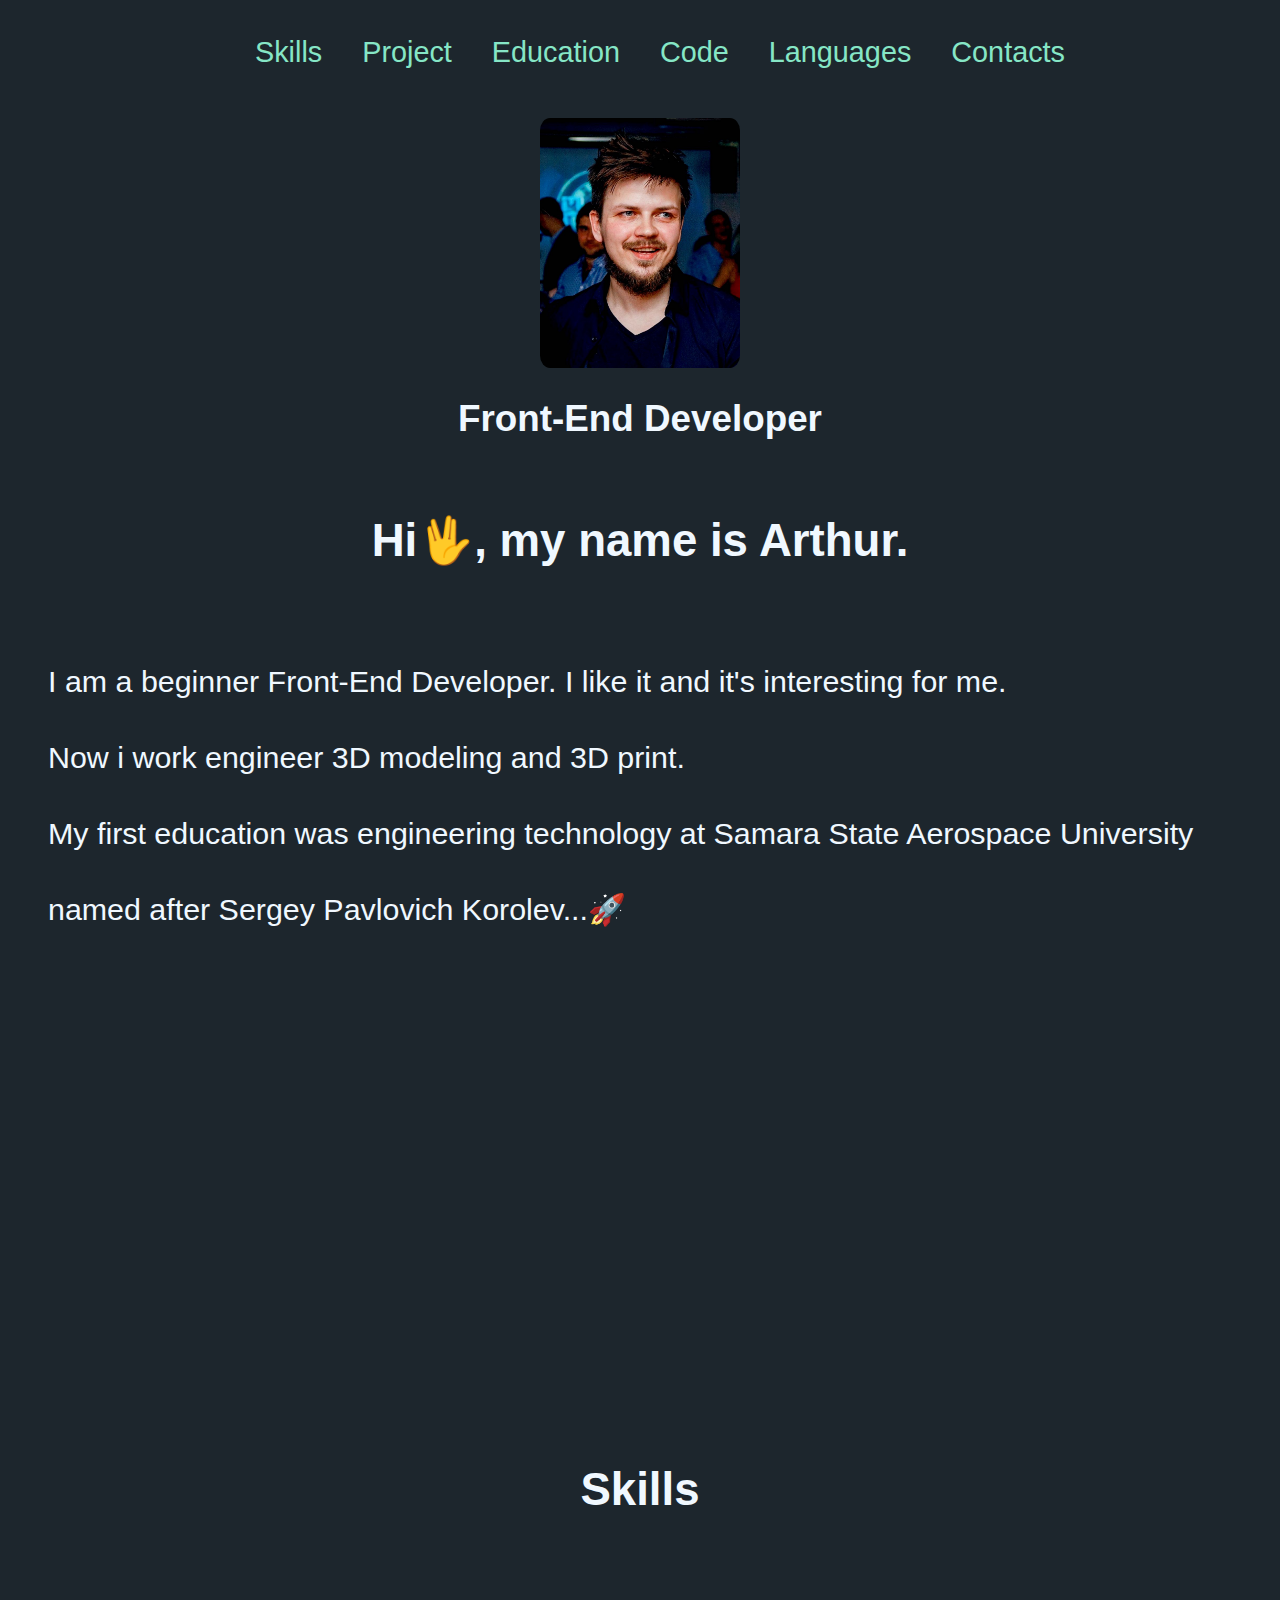
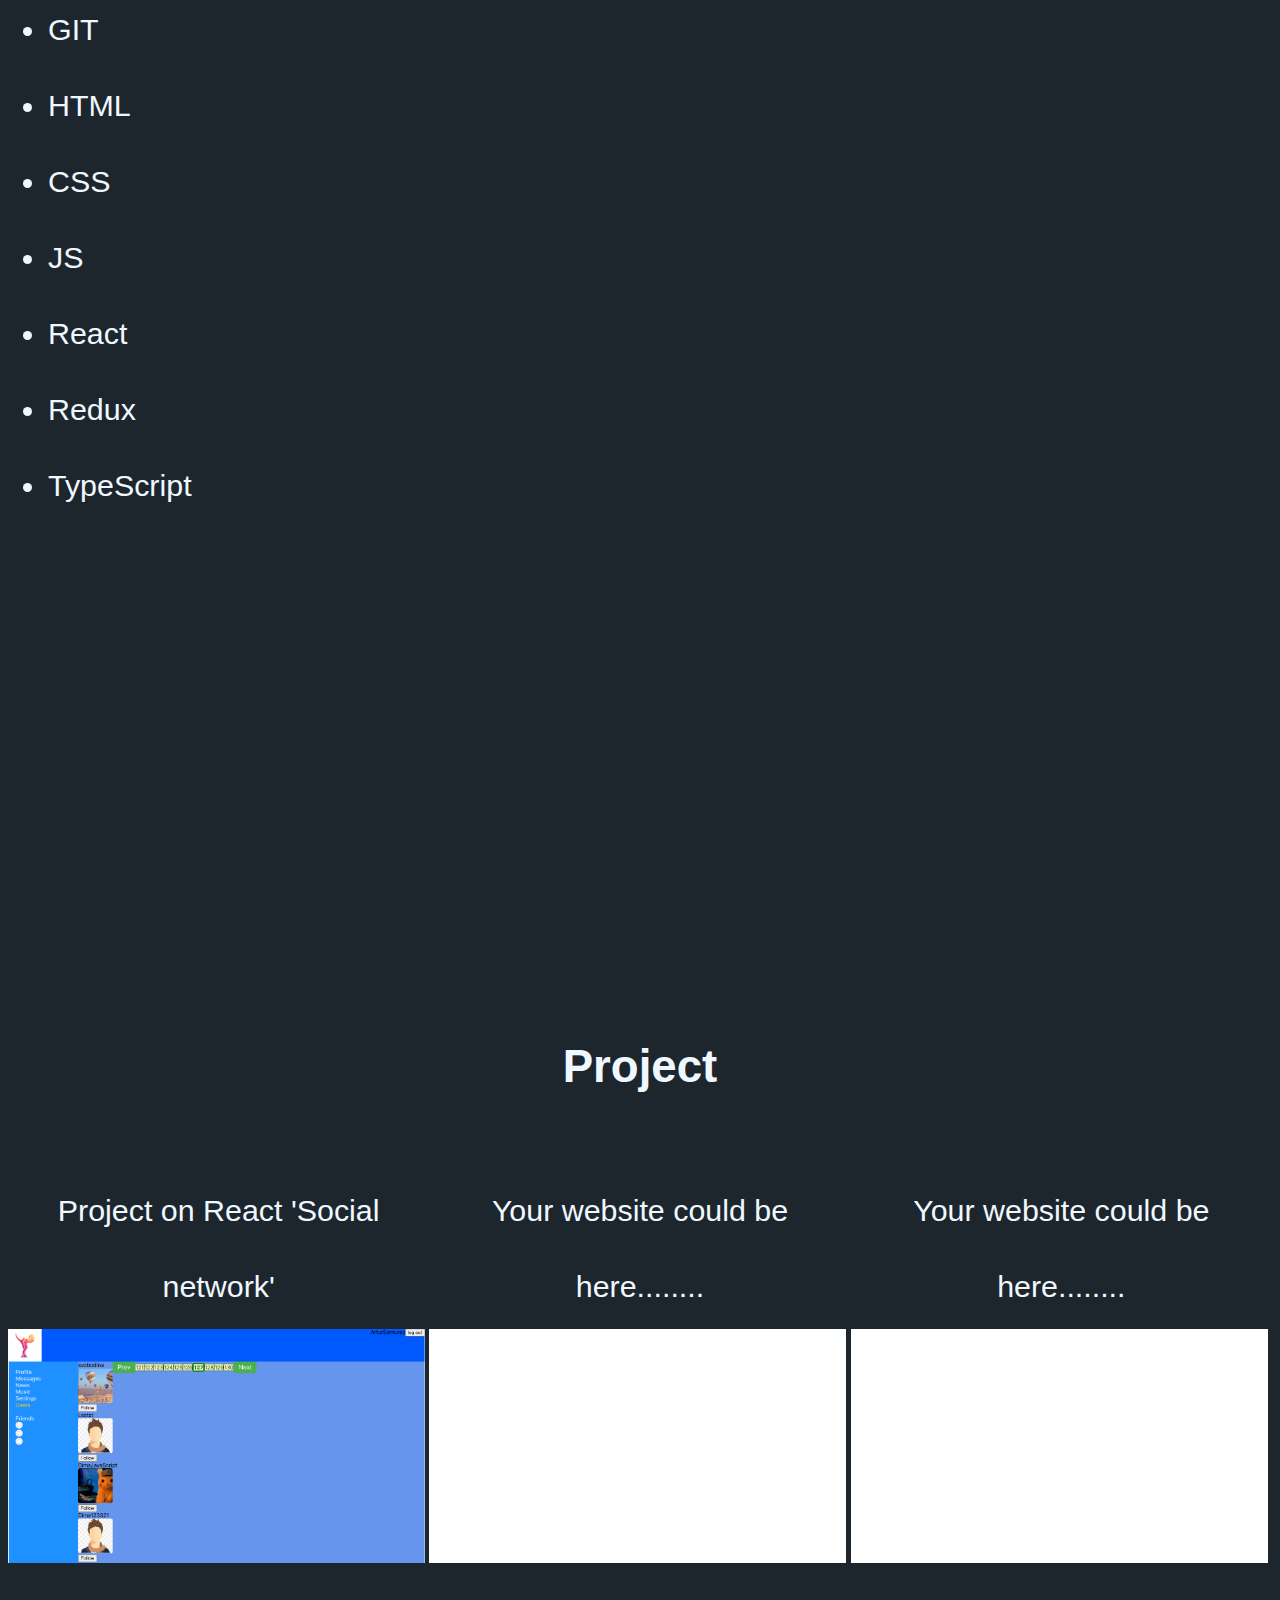
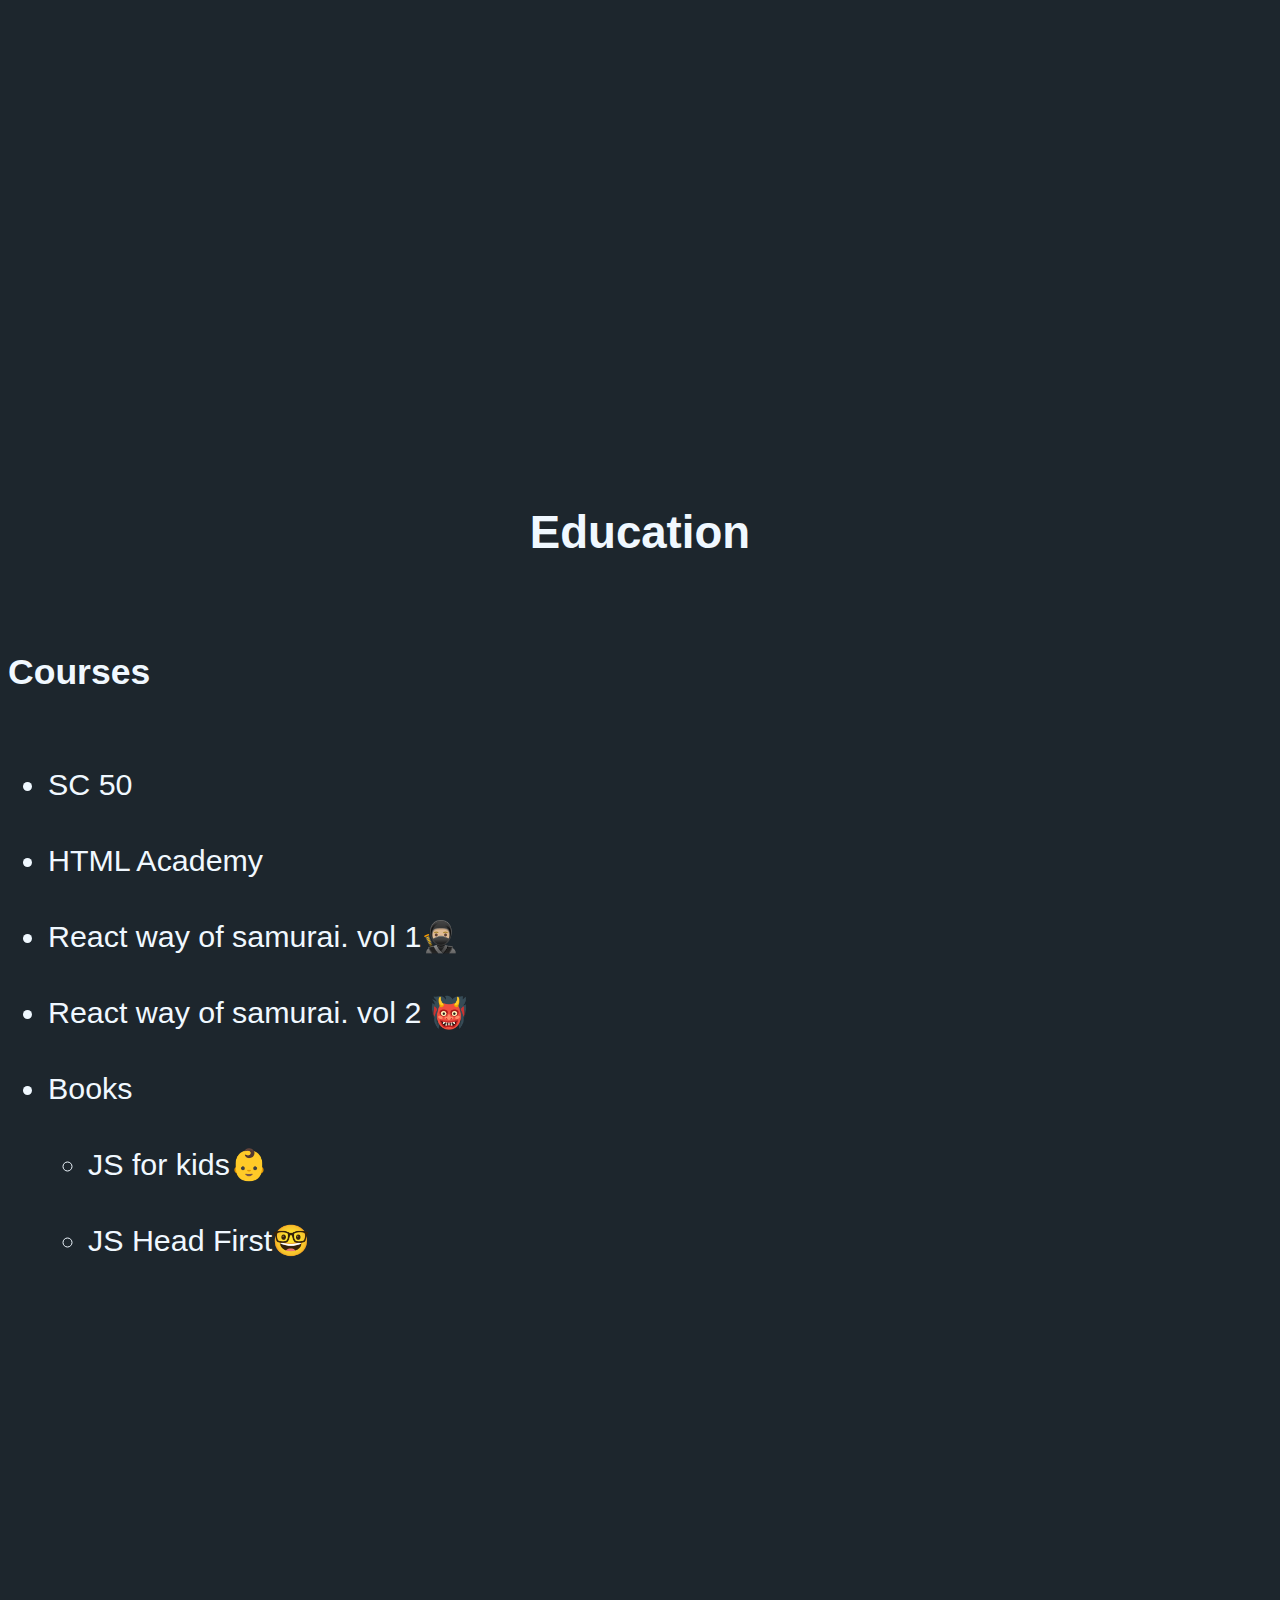
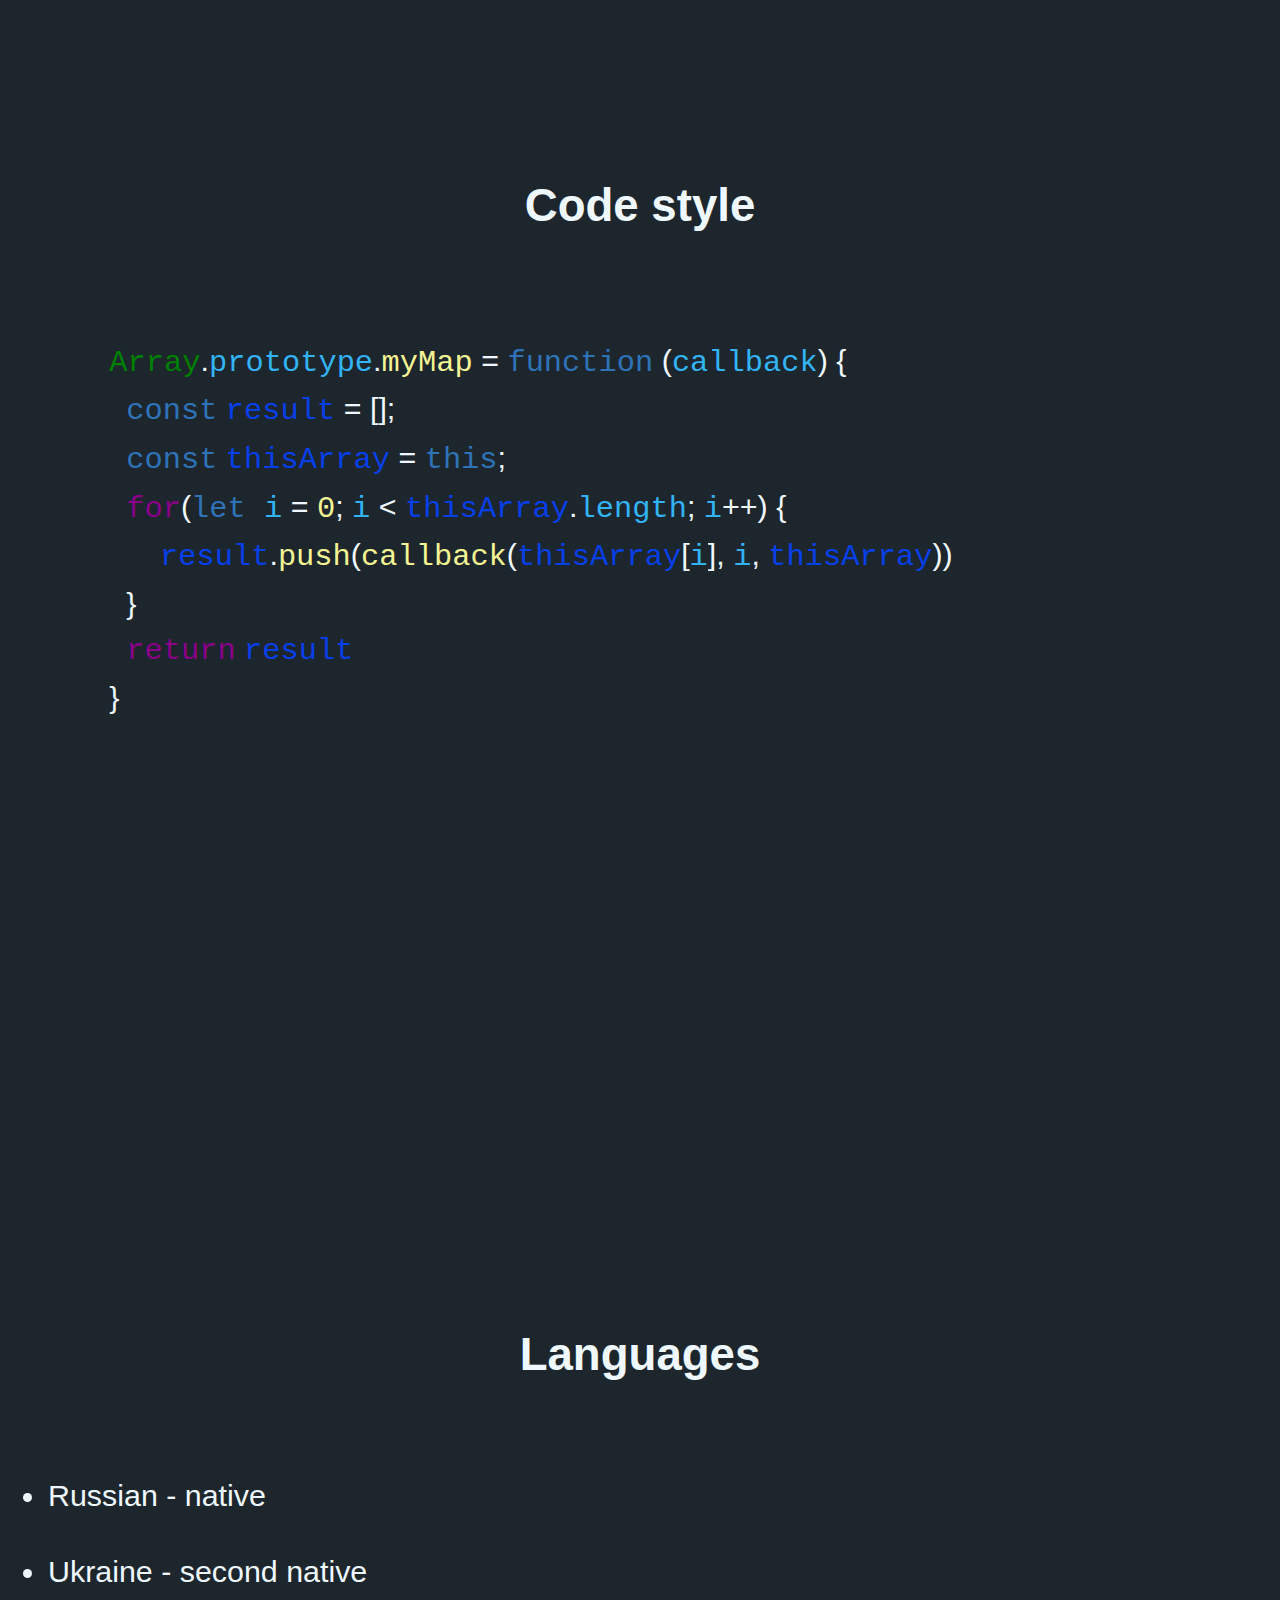
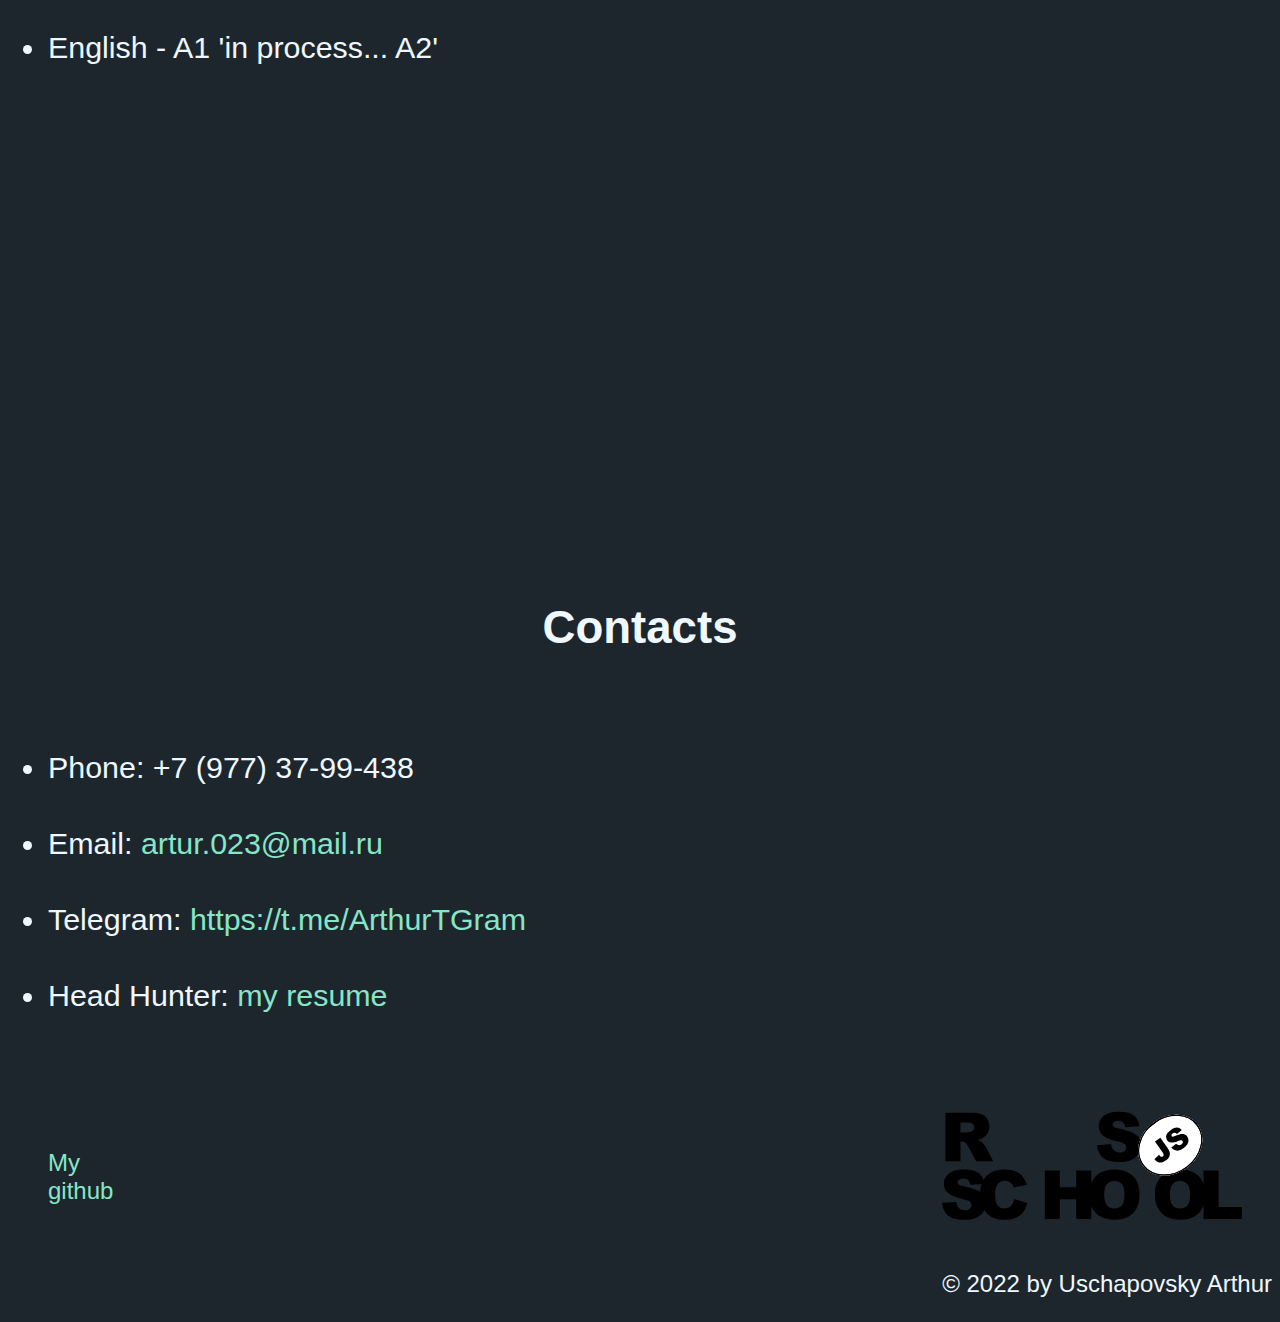
<file: index.html>
<!DOCTYPE html>
<html lang="en">

<head>
  <meta charset="UTF-8">
  <meta http-equiv="X-UA-Compatible" content="IE=edge">
  <meta name="viewport" content="width=device-width, initial-scale=1.0">
  <link rel="stylesheet" href="style.css">
  <link href="https://fonts.googleapis.com/css2?family=Red+Hat+Display:wght@400;900&amp;display=swap" rel="stylesheet">
  <title>Uschapovsky Arthur</title>
</head>

<body>
  <header>
    <nav class="site-navigation">
      <ul>
        <li class="site-navigation_item"><a href="#skills">Skills</a></li>
        <li class="site-navigation_item"><a href="#project">Project</a></li>
        <li class="site-navigation_item"><a href="#education">Education</a></li>
        <li class="site-navigation_item"><a href="#code">Code</a></li>
        <li class="site-navigation_item"><a href="#languages">Languages</a></li>
        <li class="site-navigation_item"><a href="#contacts">Contacts</a></li>
      </ul>
    </nav>
  </header>

  <main class="site-main">

    <div class="div-img-my-photo">
      <img class="my-photo" src="/Project/images/myPhoto.jpg" alt="my photo" width="250" height="300">
    </div>

    <h1 class="hidden">Uschapovsky Arthur - Front-End Developer resume</h1>
    <h2 class="text-front">Front-End Developer</h2>
    <section class="first-section">
      <h2>Hi🖖, my name is Arthur.</h2>
      <ul>
        <li>I am a beginner Front-End Developer.
          I like it and it's interesting for me.</li>
        <li>Now i work engineer 3D modeling
          and 3D print.</li>
        <li>My first education was engineering technology at
          Samara State Aerospace University
          named after Sergey Pavlovich Korolev...🚀</li>
      </ul>
    </section>

    <section id="skills" class="site-main-section_item">
      <h2>Skills</h2>
      <ul>
        <li>GIT</li>
        <li>HTML</li>
        <li>CSS</li>
        <li>JS</li>
        <li>React</li>
        <li>Redux</li>
        <li>TypeScript</li>
      </ul>
    </section>

    <section id="project" class="site-main-section_item">
      <h2>Project</h2>
      <div>
        <ul class="project-list">
          <li class="project-list_item">
            <div class="project-description">Project on React 'Social network'</div>
            <a href="https://artur023.github.io/ReactJS/">
              <img src="./images/project_1.png" alt="My project-1 social network">
            </a>
          </li>
          <li class="project-list_item">
            <div class="project-description">Your website could be here........</div>
            <a href="https://t.me/ArthurTGram">
              <img src="./images/project_X.png" alt="Your website could be here">
            </a>
          </li>
          <li class="project-list_item">
            <div class="project-description">Your website could be here........</div>
            <a href="https://t.me/ArthurTGram">
              <img src="./images/project_X.png" alt="Your website could be here">
            </a>
          </li>
        </ul>
      </div>
    </section>

    <section id="education" class="site-main-section_item">
      <h2>Education</h2>
      <h3>Courses</h3>
      <ul>
        <li>SC 50</li>
        <li>HTML Academy</li>
        <li>React way of samurai. vol 1🥷🏼</li>
        <li>React way of samurai. vol 2 👹</li>
        <li>Books
          <ul>
            <li>JS for kids👶</li>
            <li>JS Head First🤓</li>
          </ul>
        </li>
      </ul>
    </section>

    <section id="code" class="site-main-section_item">
      <h2>Code style</h2>
      <pre>
        <code class="my-code">
            <span class="green">Array</span>.<span class="turquoise">prototype</span>.<span class="yellow">myMap</span> = <span class="blue">function</span> (<span class="turquoise">callback</span>) {
              <span class="blue">const</span> <span class="blue2">result</span> = [];
              <span class="blue">const</span> <span class="blue2">thisArray</span> = <span class="blue">this</span>;
              <span class="violet">for</span>(<span class="blue">let </span><span class="turquoise">i</span> = <span class="yellow">0</span>; <span class="turquoise">i</span> &lt; <span class="blue2">thisArray</span>.<span class="turquoise">length</span>; <span class="turquoise">i</span>++) {
                  <span class="blue2">result</span>.<span class="yellow">push</span>(<span class="yellow">callback</span>(<span class="blue2">thisArray</span>[<span class="turquoise">i</span>], <span class="turquoise">i</span>, <span class="blue2">thisArray</span>))
              }
              <span class="violet">return</span> <span class="blue2">result</span>
            }
        </code >
      </pre>

    </section>

    <section id="languages" class="site-main-section_item">
      <h2>Languages</h2>
      <ul>
        <li>Russian - native</li>
        <li>Ukraine - second native</li>
        <li>English - A1 'in process... A2'</li>
      </ul>
    </section>

    <section id="contacts" class="site-main-section_item">
      <h2>Contacts</h2>
      <ul>
        <li>Phone: +7 (977) 37-99-438</li>
        <li>Email:<a href="artur.023@mail.ru" class="site-main-section_link"> artur.023@mail.ru</a></li>
        <li>Telegram:<a href="https://t.me/ArthurTGram" class="site-main-section_link"> https://t.me/ArthurTGram</a>
        </li>
        <li>Head Hunter:<a href="https://hh.ru/resume/65a5c67fff075723f70039ed1f614864736451"
            class="site-main-section_link"> my resume</a></li>
      </ul>
    </section>

  </main>

  <footer>
    <ul>
      <li class="my-github"><a href="https://github.com/Artur023">My github</a></li>
      <li>
        <a href="https://rs.school/js/">
          <img height="200" width="300" src="./images/logo_rs_school_js.svg" alt="logo rs_school">
        </a>
        <div>© 2022 by Uschapovsky Arthur</div>
      </li>
    </ul>
  </footer>


</body>

</html>
</file>
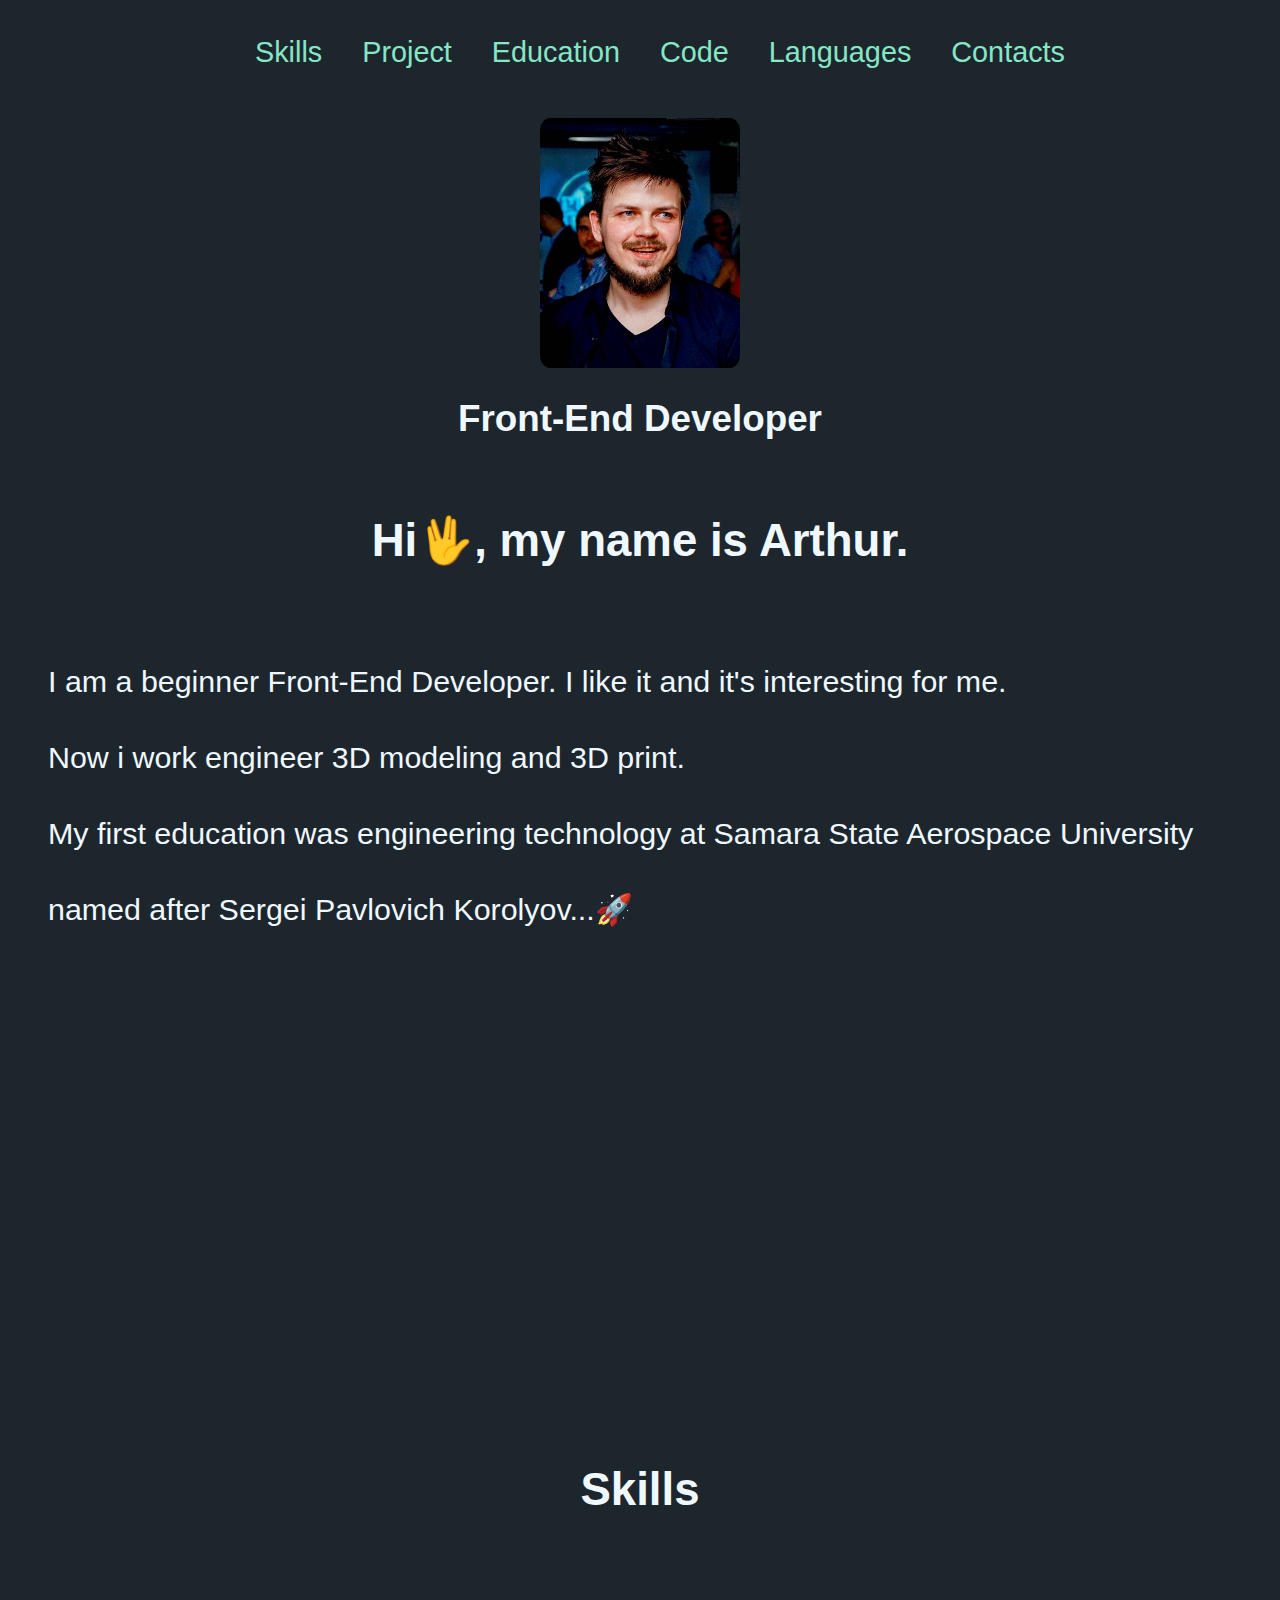
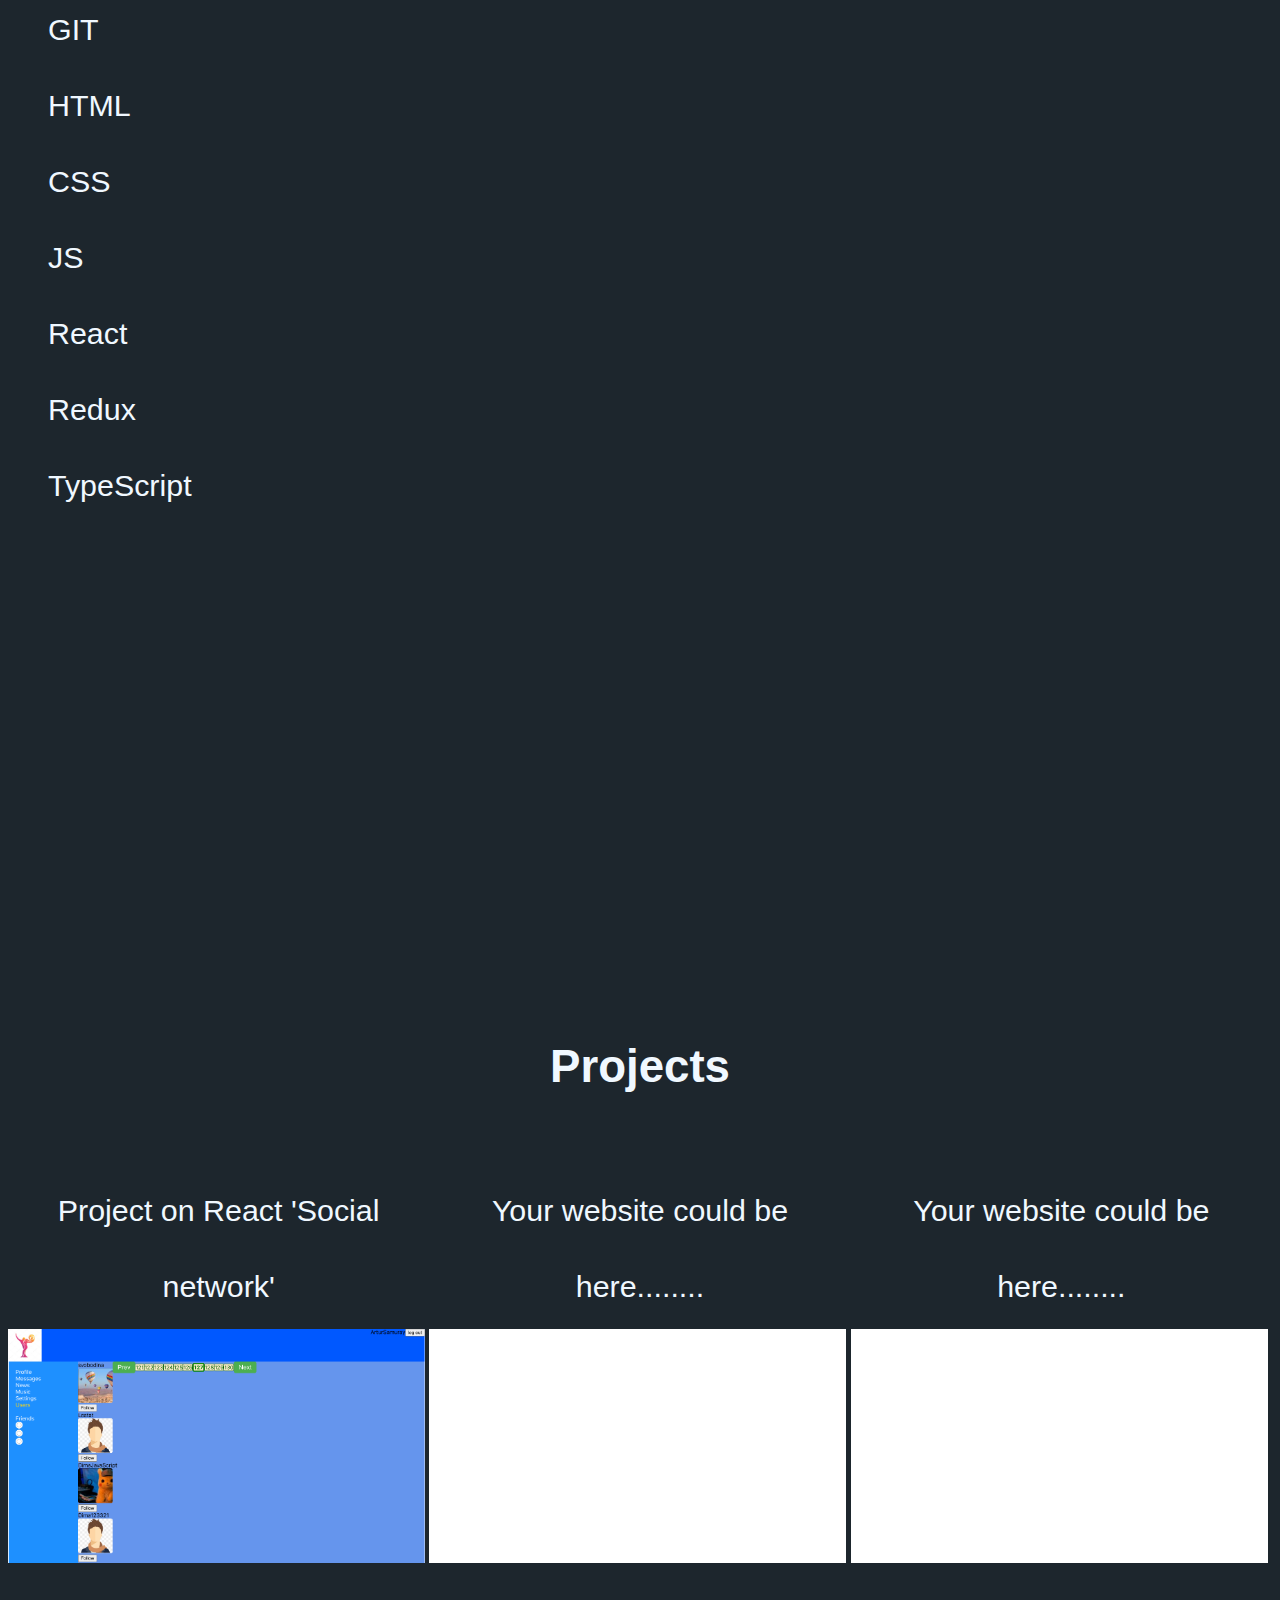
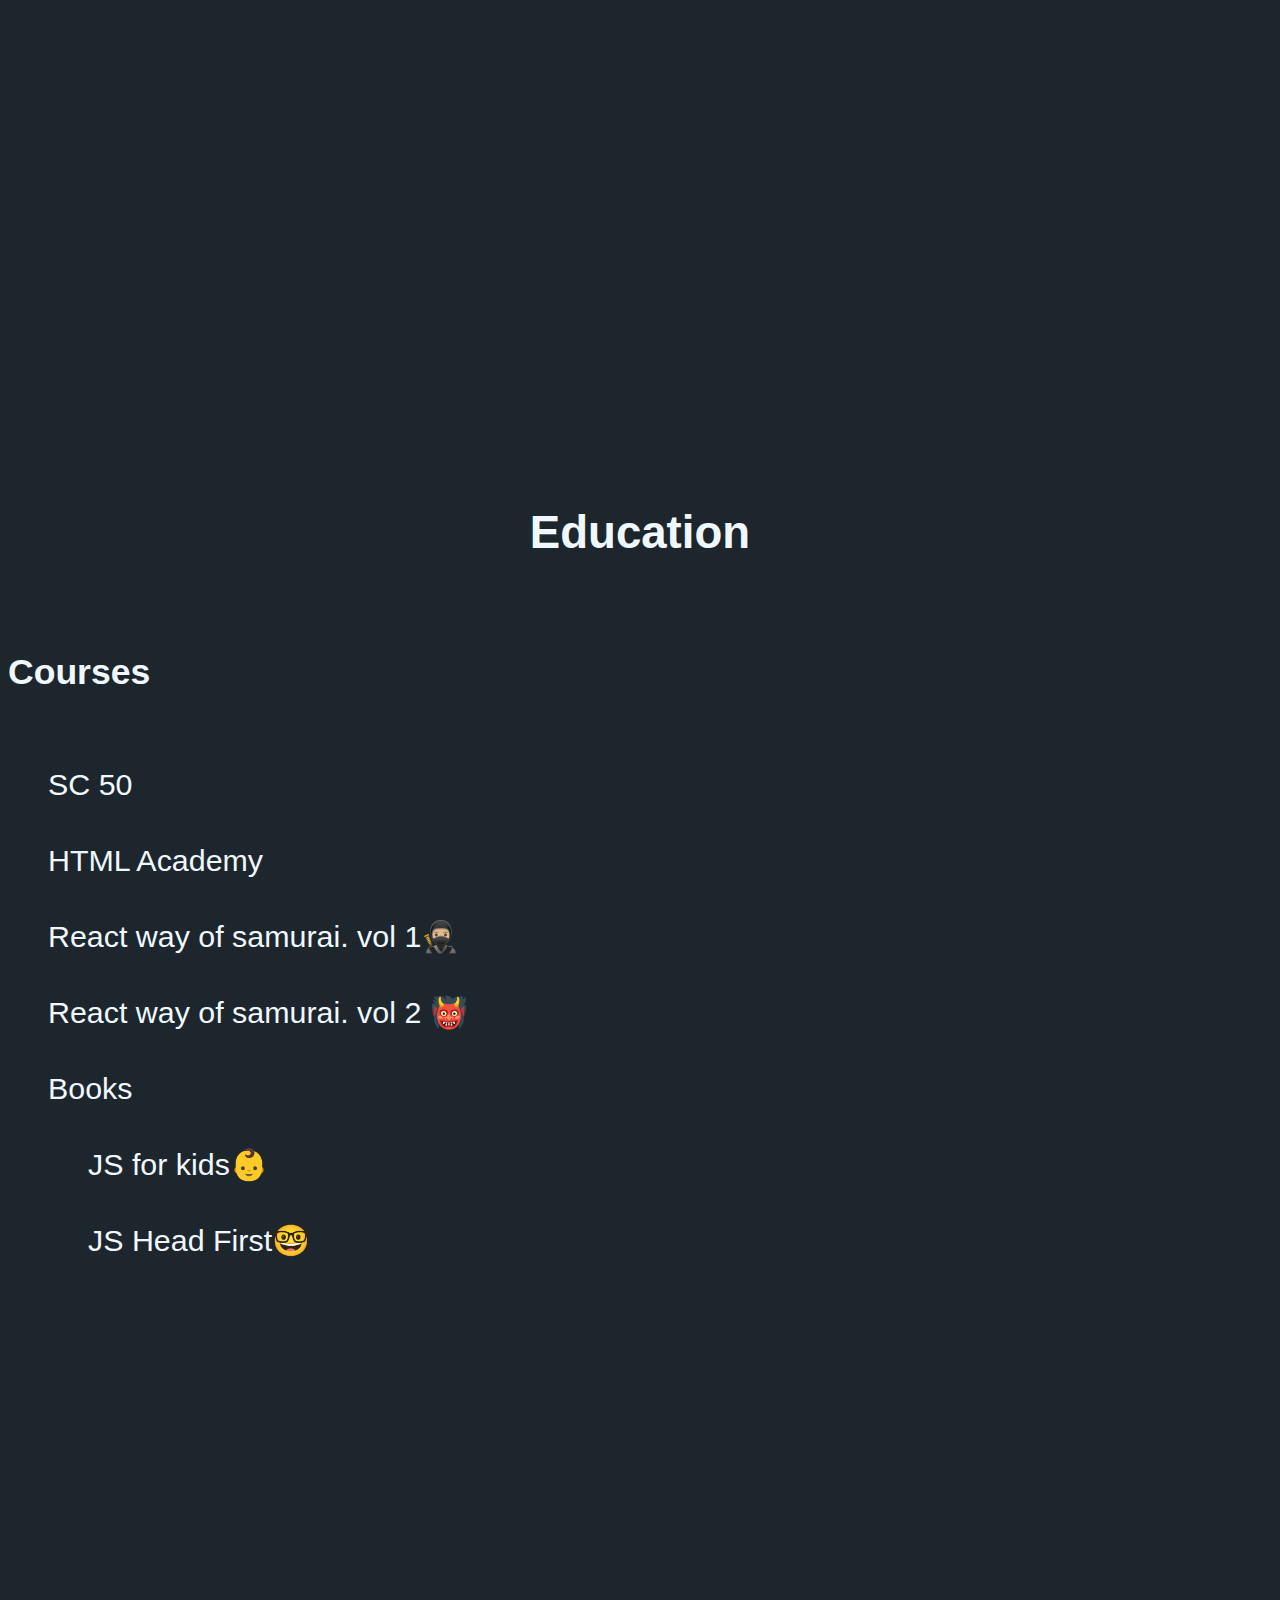
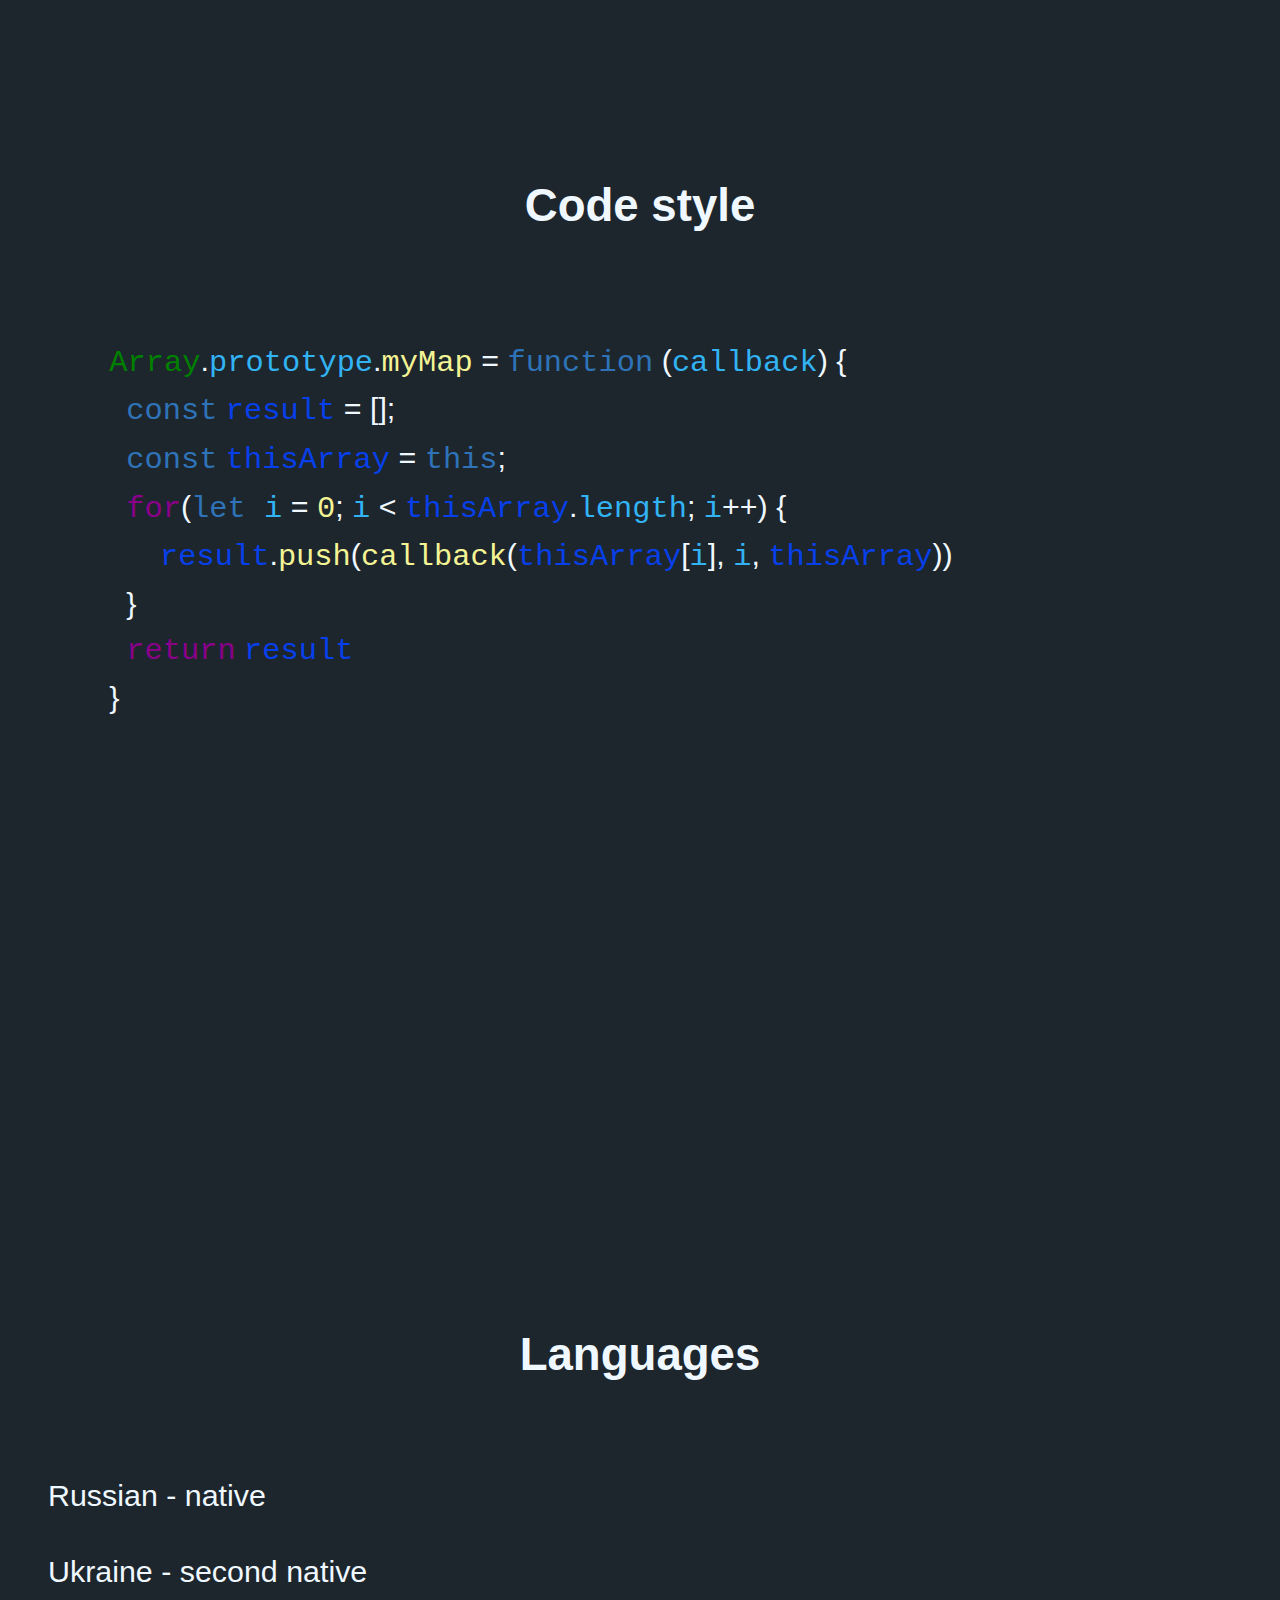
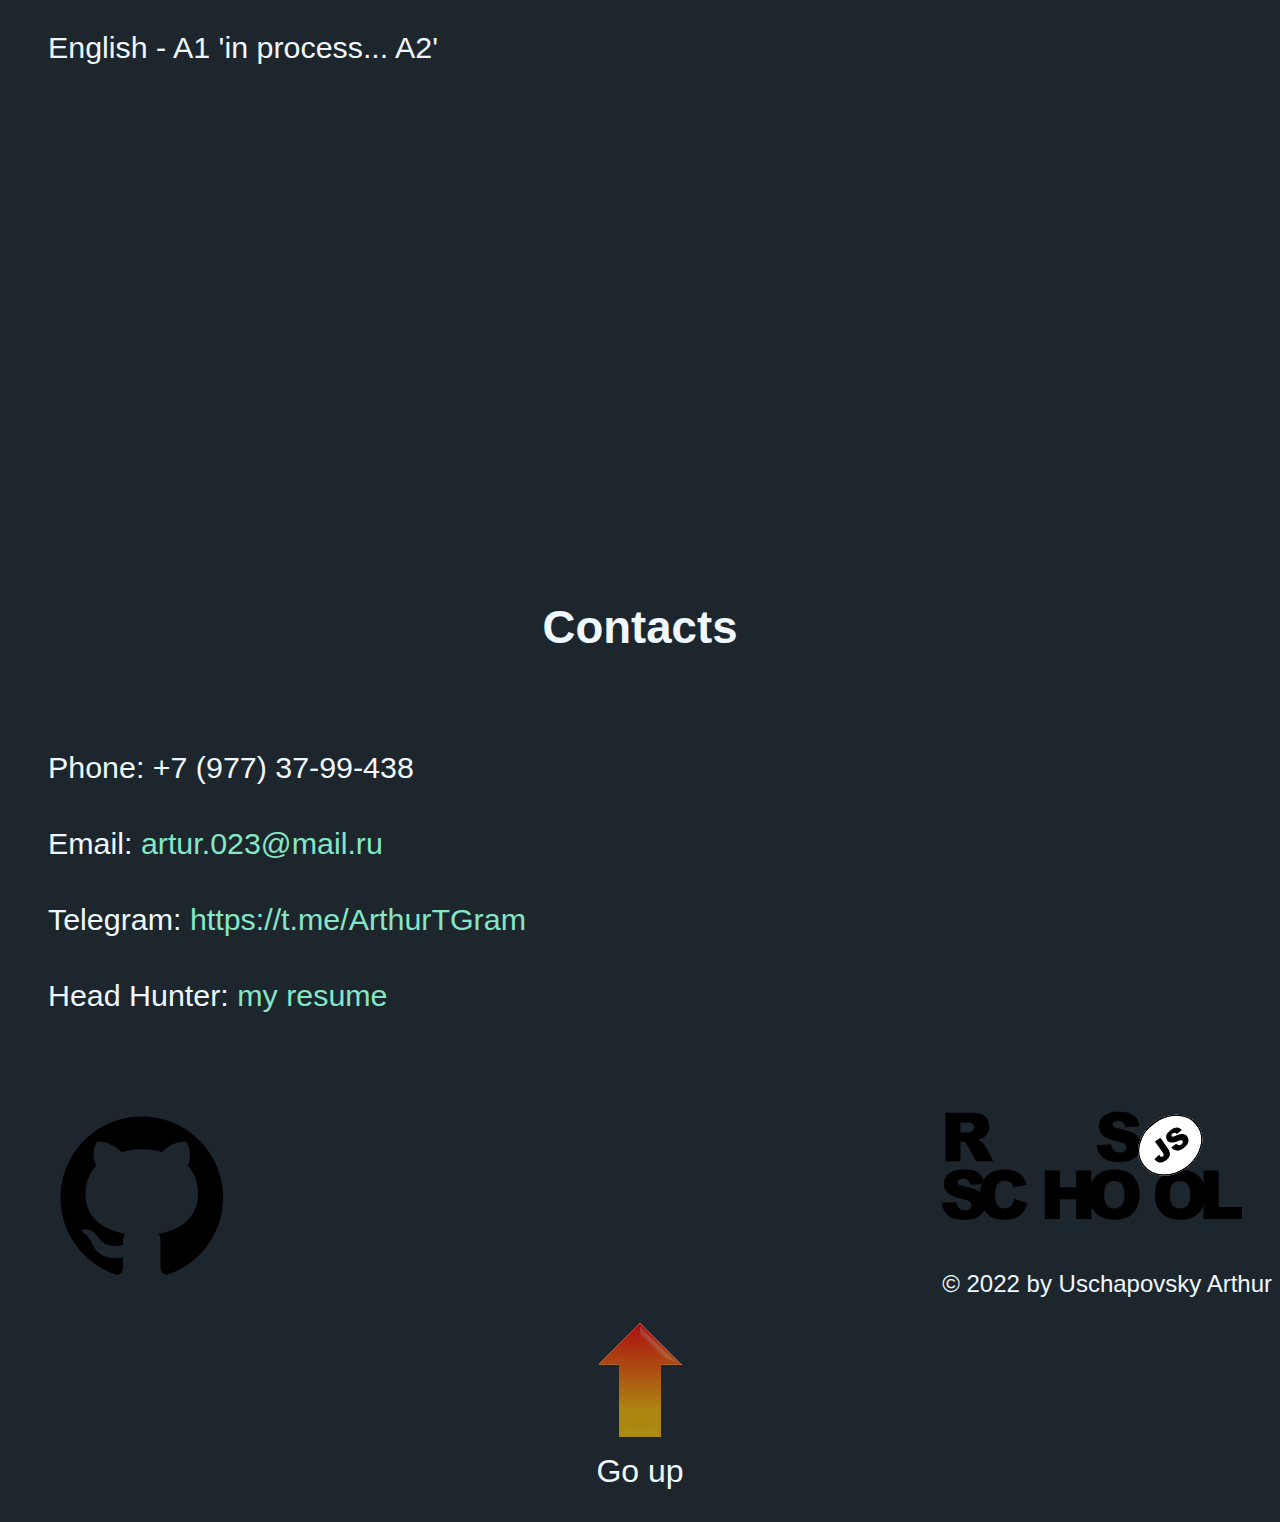
<file: Project/index.html>
<!DOCTYPE html>
<html lang="en">

<head>
  <meta charset="UTF-8">
  <meta http-equiv="X-UA-Compatible" content="IE=edge">
  <meta name="viewport" content="width=device-width, initial-scale=1.0">
  <link rel="stylesheet" href="style.css">
  <link href="https://fonts.googleapis.com/css2?family=Red+Hat+Display:wght@400;900&amp;display=swap" rel="stylesheet">
  <title>Uschapovsky Arthur</title>
</head>

<body id="top">
  <header>
    <nav class="site-navigation">
      <ul>
        <li class="site-navigation_item"><a href="#skills">Skills</a></li>
        <li class="site-navigation_item"><a href="#project">Project</a></li>
        <li class="site-navigation_item"><a href="#education">Education</a></li>
        <li class="site-navigation_item"><a href="#code">Code</a></li>
        <li class="site-navigation_item"><a href="#languages">Languages</a></li>
        <li class="site-navigation_item"><a href="#contacts">Contacts</a></li>
      </ul>
    </nav>
  </header>

  <main class="site-main">

    <div class="div-img-my-photo">
      <img class="my-photo" src="./images/myPhoto.jpg" alt="my photo" width="250" height="300">
    </div>

    <h1 class="hidden">Uschapovsky Arthur - Front-End Developer resume</h1>
    <h2 class="text-front">Front-End Developer</h2>
    <section class="first-section">
      <h2>Hi🖖, my name is Arthur.</h2>
      <ul>
        <li>I am a beginner Front-End Developer.
          I like it and it's interesting for me.</li>
        <li>Now i work engineer 3D modeling
          and 3D print.</li>
        <li>My first education was engineering technology at
          Samara State Aerospace University
          named after Sergei Pavlovich Korolyov...🚀</li>
      </ul>
    </section>

    <section id="skills" class="site-main-section_item">
      <h2>Skills</h2>
      <ul>
        <li>GIT</li>
        <li>HTML</li>
        <li>CSS</li>
        <li>JS</li>
        <li>React</li>
        <li>Redux</li>
        <li>TypeScript</li>
      </ul>
    </section>

    <section id="project" class="site-main-section_item">
      <h2>Projects</h2>
      <div>
        <ul class="project-list">
          <li class="project-list_item">
            <div class="project-description">Project on React 'Social network'</div>
            <a href="https://artur023.github.io/ReactJS/">
              <img src="./images/project_1.png" alt="My project-1 social network">
            </a>
          </li>
          <li class="project-list_item">
            <div class="project-description">Your website could be here........</div>
            <a href="https://t.me/ArthurTGram">
              <img src="./images/project_X.png" alt="Your website could be here">
            </a>
          </li>
          <li class="project-list_item">
            <div class="project-description">Your website could be here........</div>
            <a href="https://t.me/ArthurTGram">
              <img src="./images/project_X.png" alt="Your website could be here">
            </a>
          </li>
        </ul>
      </div>
    </section>

    <section id="education" class="site-main-section_item">
      <h2>Education</h2>
      <h3>Courses</h3>
      <ul>
        <li>SC 50</li>
        <li>HTML Academy</li>
        <li>React way of samurai. vol 1🥷🏼</li>
        <li>React way of samurai. vol 2 👹</li>
        <li>Books
          <ul>
            <li>JS for kids👶</li>
            <li>JS Head First🤓</li>
          </ul>
        </li>
      </ul>
    </section>

    <section id="code" class="site-main-section_item">
      <h2>Code style</h2>
      <pre>
        <code class="my-code">
            <span class="green">Array</span>.<span class="turquoise">prototype</span>.<span class="yellow">myMap</span> = <span class="blue">function</span> (<span class="turquoise">callback</span>) {
              <span class="blue">const</span> <span class="blue2">result</span> = [];
              <span class="blue">const</span> <span class="blue2">thisArray</span> = <span class="blue">this</span>;
              <span class="violet">for</span>(<span class="blue">let </span><span class="turquoise">i</span> = <span class="yellow">0</span>; <span class="turquoise">i</span> &lt; <span class="blue2">thisArray</span>.<span class="turquoise">length</span>; <span class="turquoise">i</span>++) {
                  <span class="blue2">result</span>.<span class="yellow">push</span>(<span class="yellow">callback</span>(<span class="blue2">thisArray</span>[<span class="turquoise">i</span>], <span class="turquoise">i</span>, <span class="blue2">thisArray</span>))
              }
              <span class="violet">return</span> <span class="blue2">result</span>
            }
        </code >
      </pre>

    </section>

    <section id="languages" class="site-main-section_item">
      <h2>Languages</h2>
      <ul>
        <li>Russian - native</li>
        <li>Ukraine - second native</li>
        <li>English - A1 'in process... A2'</li>
      </ul>
    </section>

    <section id="contacts" class="site-main-section_item">
      <h2>Contacts</h2>
      <ul>
        <li>Phone: +7 (977) 37-99-438</li>
        <li>Email:<a href="artur.023@mail.ru" class="site-main-section_link"> artur.023@mail.ru</a></li>
        <li>Telegram:<a href="https://t.me/ArthurTGram" class="site-main-section_link"> https://t.me/ArthurTGram</a>
        </li>
        <li>Head Hunter:<a href="https://hh.ru/resume/65a5c67fff075723f70039ed1f614864736451"
            class="site-main-section_link"> my resume</a></li>
      </ul>
    </section>

  </main>


  <footer>
    <ul>
      <li class="my-github"><a href="https://github.com/Artur023"><img src="./images/logo_github.png" alt="My github">
        </a></li>
      <li class="rs-school-logo">
        <a href="https://rs.school/js/">
          <img height="200" width="300" src="./images/logo_rs_school_js.svg" alt="logo rs_school">
        </a>
        <div>© 2022 by Uschapovsky Arthur</div>
      </li>
    </ul>
  </footer>
  <div class="up"><a href="#top"><img src="./images/up.png" alt="button go up">
      <p>Go up</p>
    </a></div>
</body>

</html>
</file>
<file: style.css>
* {
    position: relative;
    background-color: #1D262D;
    color: aliceblue;
    font-family: 'Segoe UI', Tahoma, Geneva, Verdana, sans-serif;

}

/* menu */
nav ul {
    display: flex;
    justify-content: center;
}

@media(max-width: 850px) {
    nav ul {
        display: flex;
        flex-direction: column;
        justify-content: center;
        padding: 5px;
        text-align: center;
    }
}

/* @media(max-width: 700px) {
    main {
        margin: auto;
    }
} */

header ul li {
    padding: 20px;
    transition: 5s liner;
    list-style: none;
    font-size: 180%;

}

a {
    text-decoration: none;
    transition: .5s linear;
    color: rgb(134, 230, 198);
}

a:hover {
    background: purple;
    font-size: 120%;
}

/* img */
.div-img-my-photo {
    display: flex;
    justify-content: center;
}

.my-photo {
    height: 45%;
    width: 45%;
    border-radius: 5%;
    margin-top: 1%;
}

@media(min-width: 500px) {
    .my-photo {
        width: 200px;
        height: 250px;
    }
}

/* h1 */
.hidden {
    position: absolute;
    clip: rect(0 0 0 0);
    width: 1px;
    height: 1px;
    margin: -1px;
}

.text-front {
    font-size: 230%;

}

h2 {
    text-align: center;
    margin-bottom: 5%;
}

/* section */
section {
    margin-top: 40%;
    font-size: 190%;
    line-height: 250%;

}

.first-section {
    margin-top: 1%;
}

.first-section ul{
    list-style: none;
}

/* skills */


/* code */

#code {
    line-height: 150%;

}

/* code colors */
code span {
    font-family: 'Courier New', Courier, monospace
}
.green {
    color: green;

}

.turquoise {
    color: rgb(50, 179, 244);
}

.blue {
    color: rgb(46, 115, 184)
}

.blue2 {
    color: rgb(7, 64, 234);
}

.yellow {
    color: rgb(244, 244, 148)
}

.violet {
    color: rgb(137, 0, 137);
}

/* footer */
footer ul {
    display: flex;
    justify-content: space-between;
    list-style: none;
    font-size: 150%;
}


li.my-github a {
    position: absolute;
    margin-top: 85px;
}

/* project */
.project-description {
    padding: 1%;
    font-size: 100%;
    text-align: center;
}

@media(max-width: 850px) {
    ul.project-list {
        flex-direction: column;
    }

    .project-list_item {
        width: 50%;
        height: 50%;
    }

    .project-description {
        font-size: 50%;
    }

}

ul.project-list {
    display: flex;
    justify-content: space-around;
    align-items: center;
    padding: 0;
    margin-top: 0;
}

ul.project-list li {
    list-style: none;
}

.project-list_item a img {
    width: 99%;
    height: 99%;
}
</file>
<file: Project/style.css>
* {
    position: relative;
    background-color: #1D262D;
    color: aliceblue;
    font-family: 'Segoe UI', Tahoma, Geneva, Verdana, sans-serif;
}

html {
    scroll-behavior: smooth;
}

ul li {
    list-style: none;
}

/* menu */
nav ul {
    display: flex;
    justify-content: center;
}

@media(max-width: 850px) {
    nav ul {
        display: flex;
        flex-direction: column;
        justify-content: center;
        padding: 5px;
        text-align: center;
    }
}

/* @media(max-width: 700px) {
    main {
        margin: auto;
    }
} */

header ul li {
    padding: 20px;
    transition: 5s liner;
    font-size: 180%;

}

a {
    text-decoration: none;
    transition: .5s linear;
    color: rgb(134, 230, 198);
}

a:hover {
    background: purple;
    font-size: 120%;
}

/* img */
.div-img-my-photo {
    display: flex;
    justify-content: center;
}

.my-photo {
    height: 45%;
    width: 45%;
    border-radius: 5%;
    margin-top: 1%;
}

@media(min-width: 500px) {
    .my-photo {
        width: 200px;
        height: 250px;
    }
}

/* h1 */
.hidden {
    position: absolute;
    clip: rect(0 0 0 0);
    width: 1px;
    height: 1px;
    margin: -1px;
}

.text-front {
    font-size: 230%;

}

h2 {
    text-align: center;
    margin-bottom: 5%;
}

/* section */
section {
    margin-top: 40%;
    font-size: 190%;
    line-height: 250%;

}

.first-section {
    margin-top: 1%;
}

.first-section ul {
    list-style: none;
}

/* skills */


/* code */

#code {
    line-height: 150%;
}

.my-code {
    text-align: center;
}

/* code colors */
code span {
    font-family: 'Courier New', Courier, monospace
}

.green {
    color: green;

}

.turquoise {
    color: rgb(50, 179, 244);
}

.blue {
    color: rgb(46, 115, 184)
}

.blue2 {
    color: rgb(7, 64, 234);
}

.yellow {
    color: rgb(244, 244, 148)
}

.violet {
    color: rgb(137, 0, 137);
}


/* project */
.project-description {
    padding: 1%;
    font-size: 100%;
    text-align: center;
}

@media(max-width: 850px) {
    ul.project-list {
        flex-direction: column;
    }

    .project-list_item {
        width: 50%;
        height: 50%;
    }

    .project-description {
        font-size: 50%;
    }

}

ul.project-list {
    display: flex;
    justify-content: space-around;
    align-items: center;
    padding: 0;
    margin-top: 0;
}


.project-list_item a img {
    width: 99%;
    height: 99%;
}

/* footer */
footer ul {
    display: flex;
    justify-content: space-between;
    list-style: none;
    font-size: 150%;
}

li.my-github a {
    position: absolute;
    margin-top: 40px;
}

.my-github img {
    width: 200px;
    height: 200px;
}

@media(max-width: 600px) {
    footer ul {
        flex-direction: column;
    }

    li.my-github a {
        position: relative;
    }

    .my-github img {
        width: 50%;
        height: 50%;
    }

    .rs-school-logo img {
        width: 50%;
        height: 50%;
    }
}

/* back to top */
.up {
    position: relative;
    font-size: 200%;
    text-align: center;
}

.up a p {
    margin-top: 2px;
}
</file>
